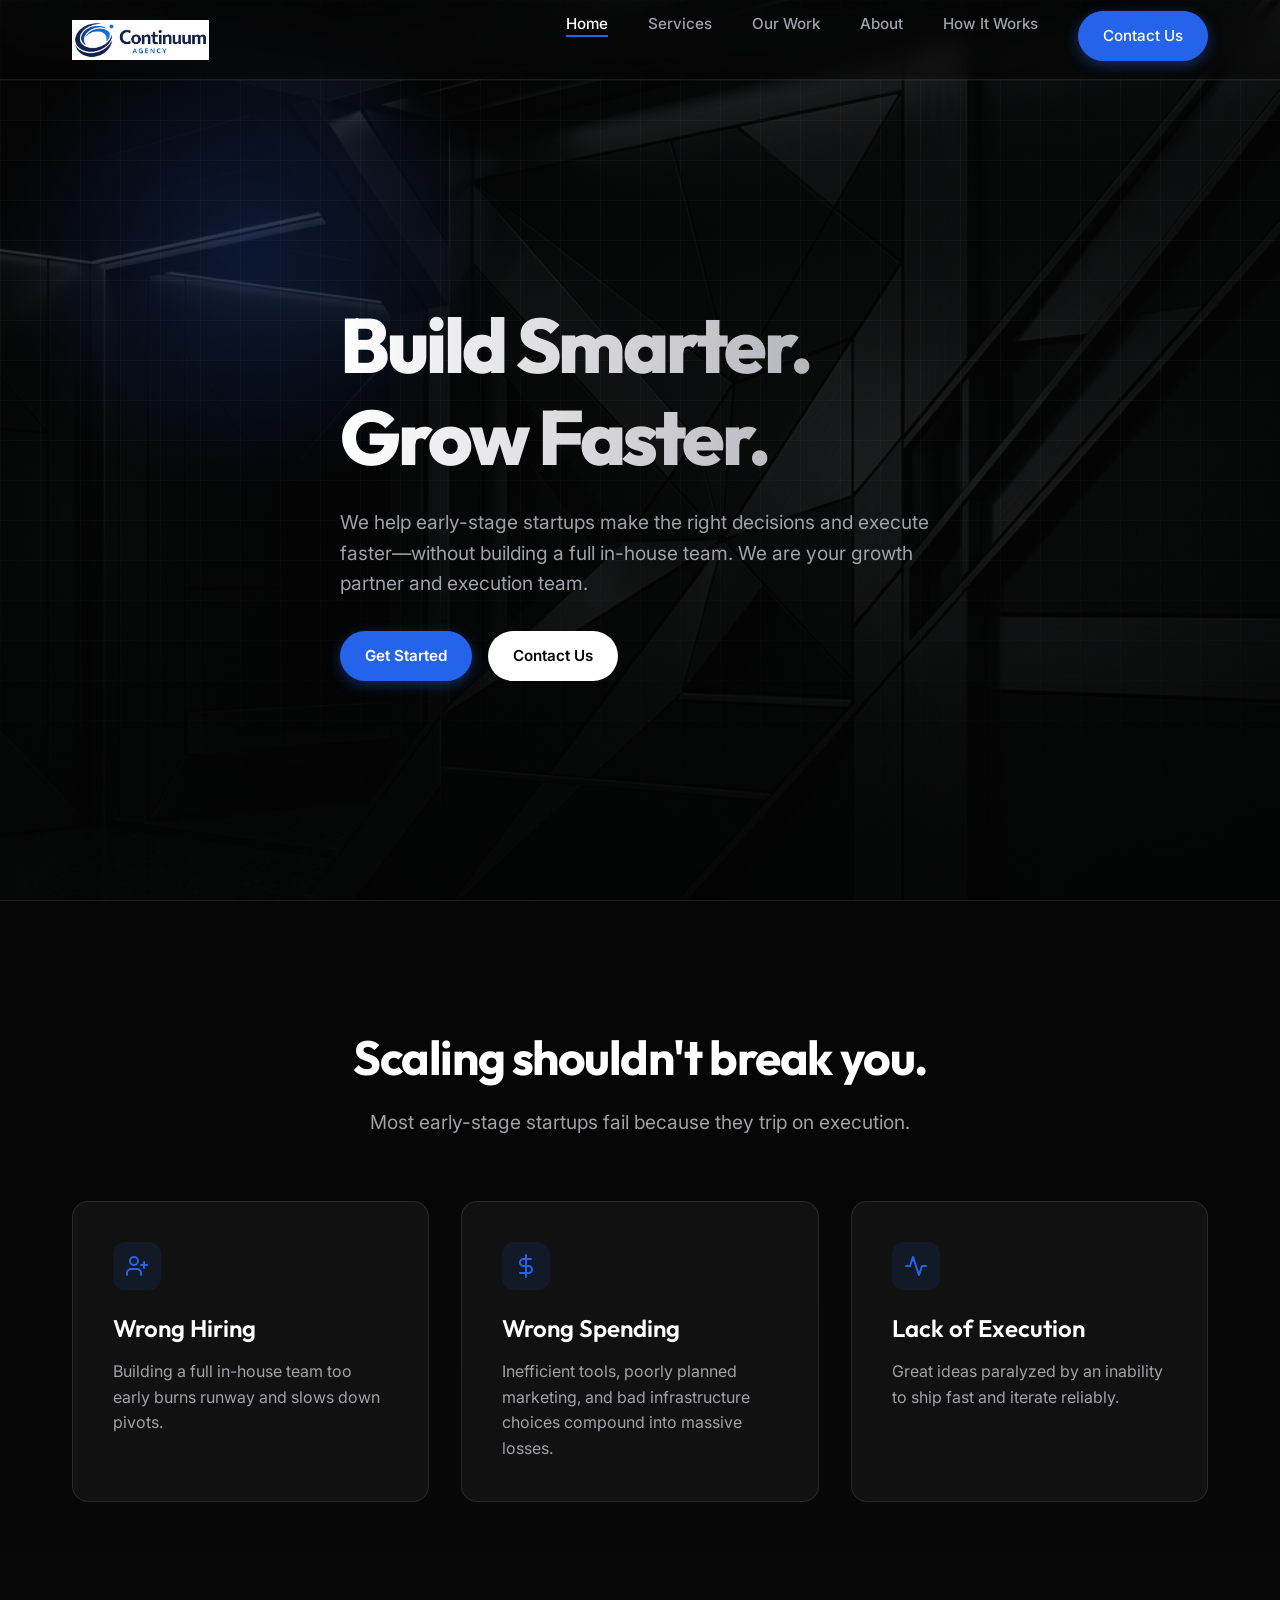
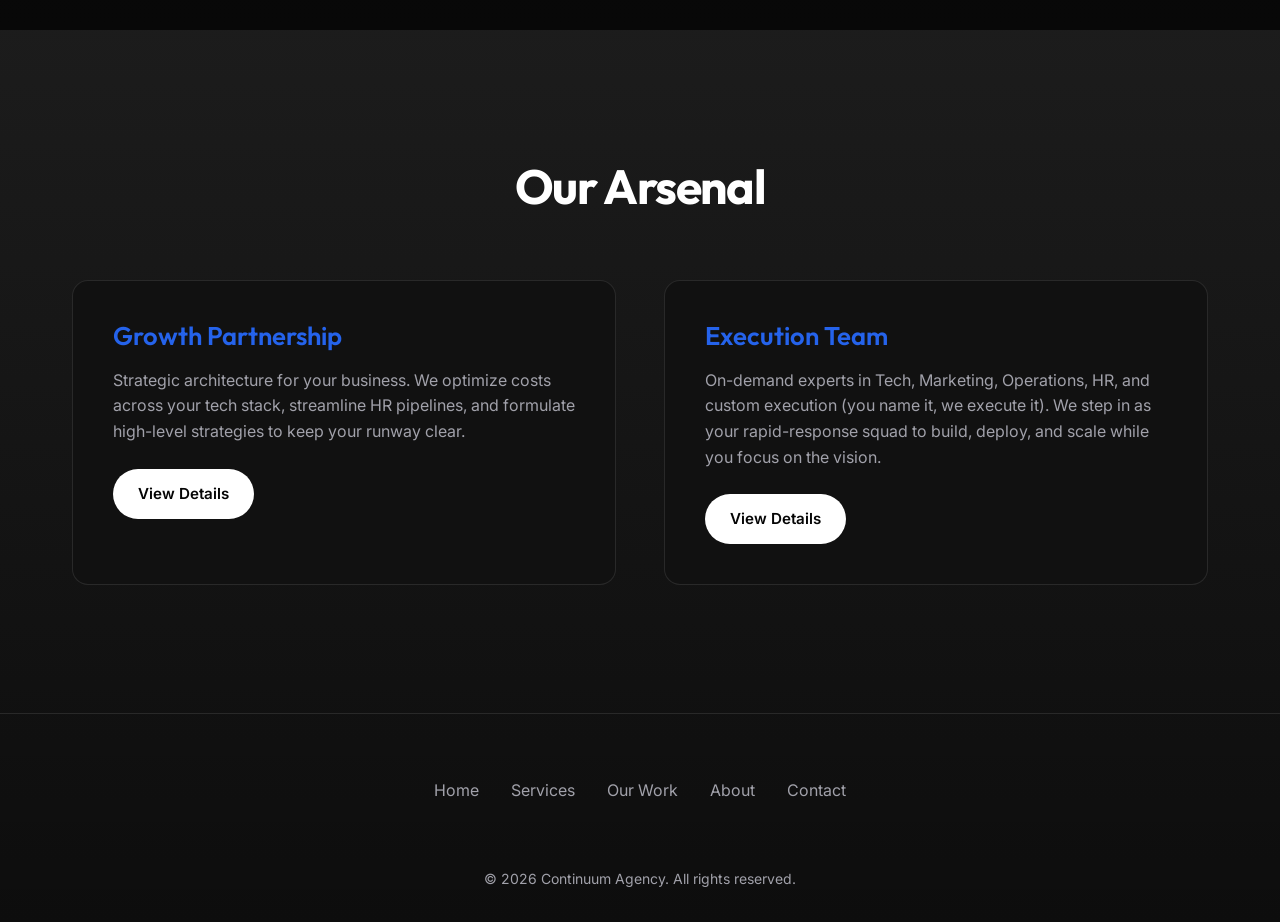
<file: index.html>
<!DOCTYPE html>
<html lang="en">
<head>
    <meta charset="UTF-8">
    <meta name="viewport" content="width=device-width, initial-scale=1.0">
    <title>Continuum Agency | Startup Growth Partner</title>
    <meta name="description" content="Continuum Agency is a startup growth partner and execution team. We help early-stage startups make the right decisions and execute faster—without building a full in-house team.">
    <link rel="stylesheet" href="./style.css?v=2026.1">
</head>
<body style="background: linear-gradient(to bottom, rgba(5,5,5,0.8), rgba(0,0,0,0.95)), url('dark_premium_bg.png') no-repeat center center fixed; background-size: cover;">
    <div class="bg-grid"></div>
    <div class="glow-orb"></div>

    <!-- Navigation -->
    <nav class="navbar">
        <div class="nav-container">
            <a href="index.html" class="brand-logo">
                <img src="logo.png" alt="Continuum Agency Logo">
                
            </a>
            <button class="mobile-menu-btn">☰</button>
            <ul class="nav-links">
                <li><a href="index.html" class="active">Home</a></li>
                <li><a href="services.html">Services</a></li>
                <li><a href="our-work.html">Our Work</a></li>
                <li><a href="about.html">About</a></li>
                <li><a href="how-it-works.html">How It Works</a></li>
                <li><a href="contact.html" class="cta-button primary">Contact Us</a></li>
            </ul>
        </div>
    </nav>

    <!-- Hero Section -->
    <section class="hero px-4">
        <div class="container hero-content fade-up">
            <h1 class="heading-xl">Build Smarter.<br>Grow Faster.</h1>
            <p class="subtext">
                We help early-stage startups make the right decisions and execute faster—without building a full in-house team. We are your growth partner and execution team.
            </p>
            <div class="hero-buttons">
                <a href="services.html" class="cta-button primary">Get Started</a>
                <a href="contact.html" class="cta-button">Contact Us</a>
            </div>
        </div>
    </section>

    <!-- Problem Section -->
    <section class="section problem-section">
        <div class="container">
            <div class="text-center fade-up">
                <h2 class="heading-lg">Scaling shouldn't break you.</h2>
                <p class="subtext mx-auto" style="margin: 0 auto;">Most early-stage startups fail because they trip on execution.</p>
            </div>
            
            <div class="grid-3 fade-up delay-1">
                <div class="card">
                    <div class="card-icon">
                        <svg viewBox="0 0 24 24" fill="none" stroke="currentColor" stroke-width="2" stroke-linecap="round" stroke-linejoin="round"><path d="M16 21v-2a4 4 0 0 0-4-4H6a4 4 0 0 0-4 4v2"></path><circle cx="9" cy="7" r="4"></circle><line x1="19" y1="8" x2="19" y2="14"></line><line x1="22" y1="11" x2="16" y2="11"></line></svg>
                    </div>
                    <h3 class="card-title">Wrong Hiring</h3>
                    <p class="card-text">Building a full in-house team too early burns runway and slows down pivots.</p>
                </div>
                <div class="card">
                    <div class="card-icon">
                        <svg viewBox="0 0 24 24" fill="none" stroke="currentColor" stroke-width="2" stroke-linecap="round" stroke-linejoin="round"><line x1="12" y1="1" x2="12" y2="23"></line><path d="M17 5H9.5a3.5 3.5 0 0 0 0 7h5a3.5 3.5 0 0 1 0 7H6"></path></svg>
                    </div>
                    <h3 class="card-title">Wrong Spending</h3>
                    <p class="card-text">Inefficient tools, poorly planned marketing, and bad infrastructure choices compound into massive losses.</p>
                </div>
                <div class="card">
                    <div class="card-icon">
                        <svg viewBox="0 0 24 24" fill="none" stroke="currentColor" stroke-width="2" stroke-linecap="round" stroke-linejoin="round"><polyline points="22 12 18 12 15 21 9 3 6 12 2 12"></polyline></svg>
                    </div>
                    <h3 class="card-title">Lack of Execution</h3>
                    <p class="card-text">Great ideas paralyzed by an inability to ship fast and iterate reliably.</p>
                </div>
            </div>
        </div>
    </section>

    <!-- Services Preview Section -->
    <section class="section">
        <div class="container">
            <div class="text-center fade-up">
                <h2 class="heading-lg">Our Arsenal</h2>
            </div>
            <div class="grid-2 fade-up delay-1">
                <div class="card">
                    <h3 class="heading-md" style="color: var(--accent-primary);">Growth Partnership</h3>
                    <p class="card-text">Strategic architecture for your business. We optimize costs across your tech stack, streamline HR pipelines, and formulate high-level strategies to keep your runway clear.</p>
                    <a href="services.html" class="cta-button" style="margin-top: 1.5rem;">View Details</a>
                </div>
                <div class="card">
                    <h3 class="heading-md" style="color: var(--accent-primary);">Execution Team</h3>
                    <p class="card-text">On-demand experts in Tech, Marketing, Operations, HR, and custom execution (you name it, we execute it). We step in as your rapid-response squad to build, deploy, and scale while you focus on the vision.</p>
                    <a href="services.html" class="cta-button" style="margin-top: 1.5rem;">View Details</a>
                </div>
            </div>
        </div>
    </section>

    <!-- Footer -->
    <footer class="footer">
        <div class="container footer-content">
            <div class="footer-nav">
                <a href="index.html">Home</a>
                <a href="services.html">Services</a>
                <a href="our-work.html">Our Work</a>
                <a href="about.html">About</a>
                <a href="contact.html">Contact</a>
            </div>
            <p class="copyright">© 2026 Continuum Agency. All rights reserved.</p>
        </div>
    </footer>

    <script src="./script.js"></script>
</body>
</html>
</file>
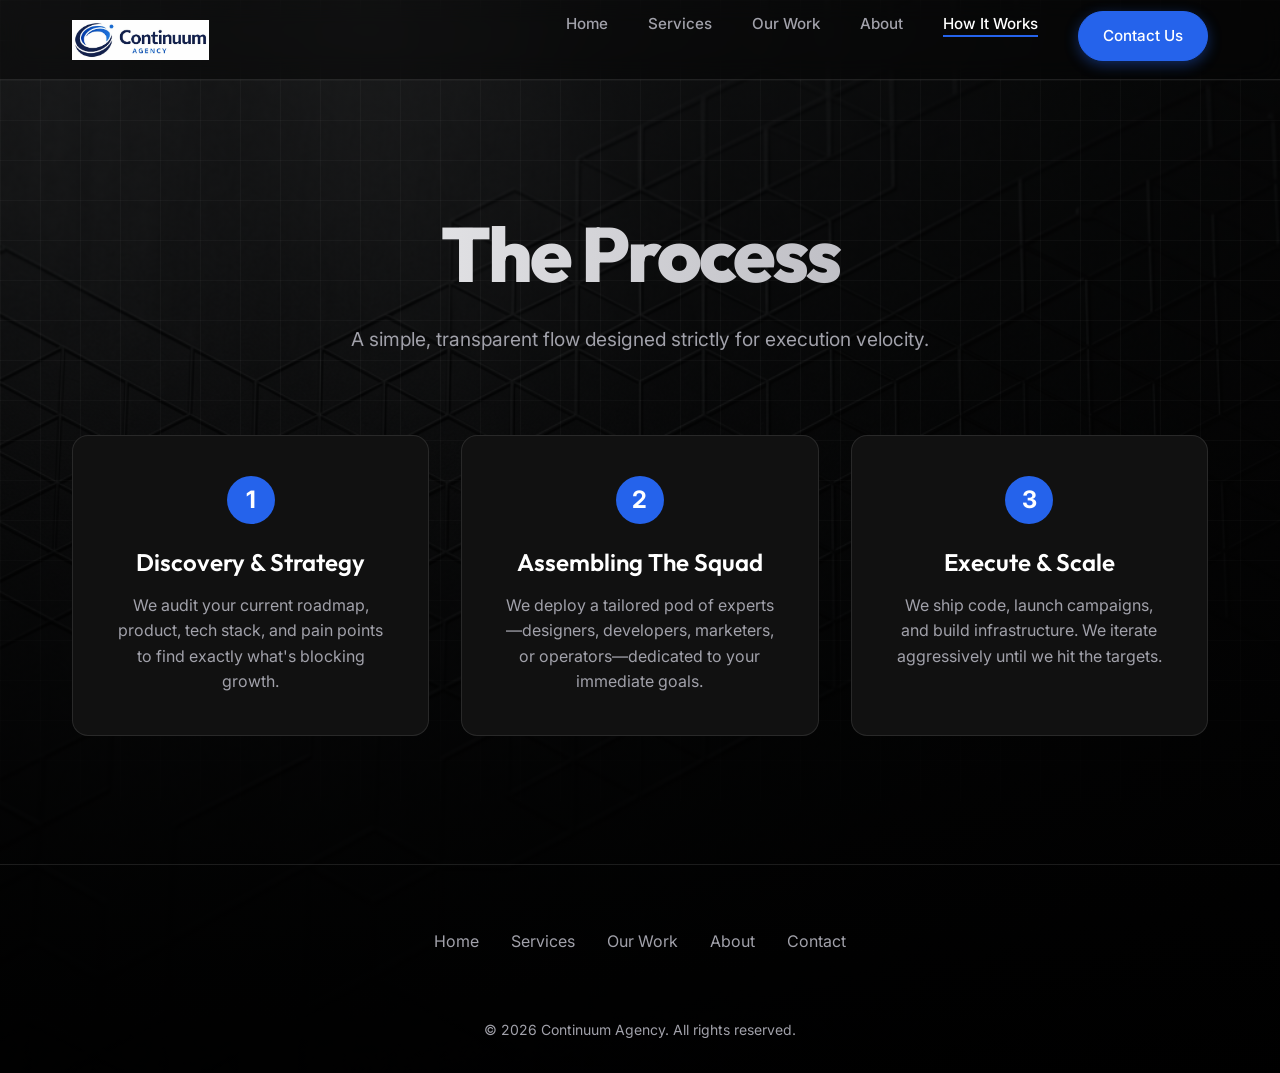
<file: how-it-works.html>
<!DOCTYPE html>
<html lang="en">
<head>
    <meta charset="UTF-8">
    <meta name="viewport" content="width=device-width, initial-scale=1.0">
    <title>How It Works | Continuum Agency</title>
    <link rel="stylesheet" href="./style.css?v=2026.1">
</head>
<body style="background: linear-gradient(to bottom, rgba(5,5,5,0.8), rgba(0,0,0,0.95)), url('bg_how.png') no-repeat center center fixed; background-size: cover;">
    <div class="bg-grid"></div>

    <!-- Navigation -->
    <nav class="navbar">
        <div class="nav-container">
            <a href="index.html" class="brand-logo">
                <img src="logo.png" alt="Continuum Agency Logo">
                
            </a>
            <button class="mobile-menu-btn">☰</button>
            <ul class="nav-links">
                <li><a href="index.html">Home</a></li>
                <li><a href="services.html">Services</a></li>
                <li><a href="our-work.html">Our Work</a></li>
                <li><a href="about.html">About</a></li>
                <li><a href="how-it-works.html" class="active">How It Works</a></li>
                <li><a href="contact.html" class="cta-button primary">Contact Us</a></li>
            </ul>
        </div>
    </nav>

    <div style="padding-top: var(--nav-height);"></div>

    <section class="section">
        <div class="container text-center fade-up">
            <h1 class="heading-xl">The Process</h1>
            <p class="subtext mx-auto" style="margin: 0 auto; max-width: 800px;">
                A simple, transparent flow designed strictly for execution velocity.
            </p>
        </div>

        <div class="container" style="margin-top: 5rem;">
            <div class="grid-3 fade-up delay-1">
                <div class="card" style="text-align: center;">
                    <div class="card-icon mx-auto" style="margin: 0 auto 1.5rem; border-radius: 50%; font-size: 1.5rem; font-weight: bold; background: var(--accent-primary); color: white;">1</div>
                    <h3 class="card-title">Discovery & Strategy</h3>
                    <p class="card-text">We audit your current roadmap, product, tech stack, and pain points to find exactly what's blocking growth.</p>
                </div>
                <div class="card" style="text-align: center;">
                    <div class="card-icon mx-auto" style="margin: 0 auto 1.5rem; border-radius: 50%; font-size: 1.5rem; font-weight: bold; background: var(--accent-primary); color: white;">2</div>
                    <h3 class="card-title">Assembling The Squad</h3>
                    <p class="card-text">We deploy a tailored pod of experts—designers, developers, marketers, or operators—dedicated to your immediate goals.</p>
                </div>
                <div class="card" style="text-align: center;">
                    <div class="card-icon mx-auto" style="margin: 0 auto 1.5rem; border-radius: 50%; font-size: 1.5rem; font-weight: bold; background: var(--accent-primary); color: white;">3</div>
                    <h3 class="card-title">Execute & Scale</h3>
                    <p class="card-text">We ship code, launch campaigns, and build infrastructure. We iterate aggressively until we hit the targets.</p>
                </div>
            </div>
        </div>
    </section>

    <!-- Footer -->
    <footer class="footer" style="margin-top: auto;">
        <div class="container footer-content">
            <div class="footer-nav">
                <a href="index.html">Home</a>
                <a href="services.html">Services</a>
                <a href="our-work.html">Our Work</a>
                <a href="about.html">About</a>
                <a href="contact.html">Contact</a>
            </div>
            <p class="copyright">© 2026 Continuum Agency. All rights reserved.</p>
        </div>
    </footer>

    <script src="./script.js"></script>
</body>
</html>
</file>
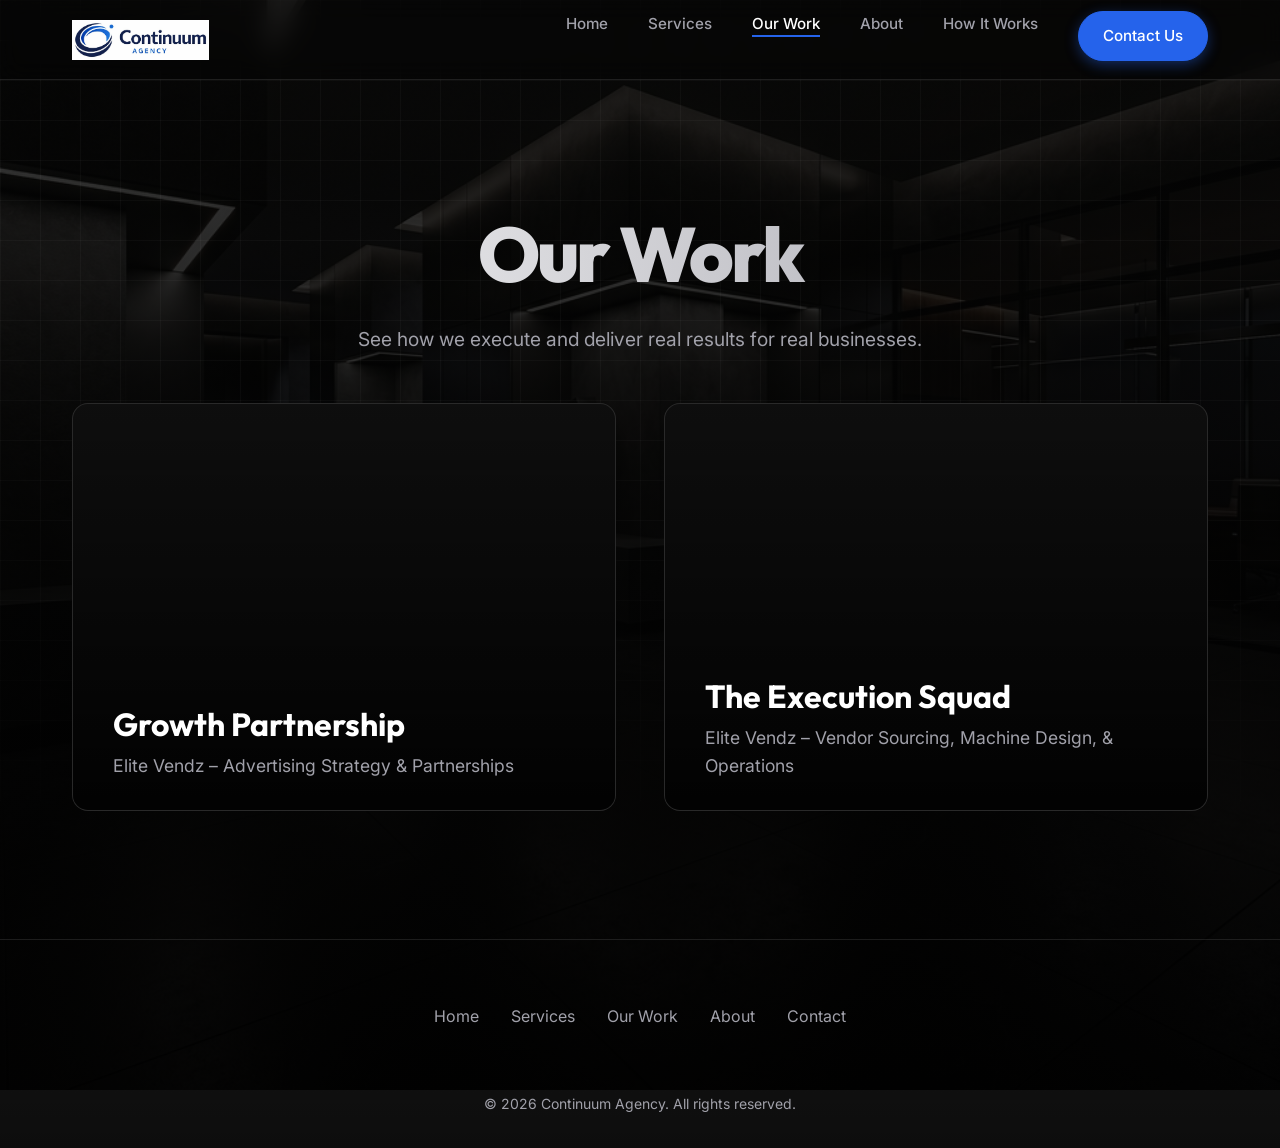
<file: our-work.html>
<!DOCTYPE html>
<html lang="en">
<head>
    <meta charset="UTF-8">
    <meta name="viewport" content="width=device-width, initial-scale=1.0">
    <title>Our Work | Continuum Agency</title>
    <link rel="stylesheet" href="./style.css?v=2026.1">
    <meta name="description" content="Explore our portfolio and see how we've helped startups like Elite Vendz scale through performance marketing and landing pages.">
    <style>
        .work-section {
            margin-bottom: 5rem;
        }
        .service-category-title {
            border-bottom: 2px solid var(--accent-primary);
            display: inline-block;
            padding-bottom: 0.5rem;
            margin-bottom: 2rem;
        }
        .project-card {
            background: var(--bg-card);
            border: 1px solid var(--border-color);
            border-radius: 12px;
            padding: 2rem;
            transition: all 0.3s ease;
            cursor: pointer;
            display: flex;
            flex-direction: column;
            gap: 1.5rem;
            position: relative;
            overflow: hidden;
        }
        .project-card::before {
            content: '';
            position: absolute;
            top: -100%;
            left: -100%;
            width: 300%;
            height: 300%;
            background: radial-gradient(circle, rgba(37,99,235,0.1) 0%, transparent 60%);
            opacity: 0;
            transition: opacity 0.5s ease;
            pointer-events: none;
            z-index: 0;
        }
        .project-card:hover::before {
            opacity: 1;
        }
        .project-card:hover {
            transform: translateY(-8px) scale(1.01);
            border-color: var(--accent-primary);
            box-shadow: 0 20px 40px rgba(37, 99, 235, 0.15);
        }
        .project-card > * {
            position: relative;
            z-index: 1;
        }
        .project-logo-container {
            background: rgba(255, 255, 255, 0.05);
            border-radius: 8px;
            padding: 2rem;
            display: flex;
            align-items: center;
            justify-content: center;
            min-height: 200px;
        }
        .project-logo-container img {
            max-width: 100%;
            height: auto;
            max-height: 150px;
            animation: floatLogo 6s ease-in-out infinite;
        }
        @keyframes floatLogo {
            0% { transform: translateY(0px) rotate(0deg); }
            50% { transform: translateY(-10px) rotate(1deg); }
            100% { transform: translateY(0px) rotate(0deg); }
        }
        .project-details {
            display: none;
            animation: fadeIn 0.3s ease forwards;
        }
        .project-card.active .project-details {
            display: block;
        }
        @keyframes fadeIn {
            from { opacity: 0; transform: translateY(-10px); }
            to { opacity: 1; transform: translateY(0); }
        }
    </style>
</head>
<body style="background: linear-gradient(to bottom, rgba(5,5,5,0.8), rgba(0,0,0,0.95)), url('bg_work.png') no-repeat center center fixed; background-size: cover;">
    <div class="bg-grid"></div>

    <!-- Navigation -->
    <nav class="navbar">
        <div class="nav-container">
            <a href="index.html" class="brand-logo">
                <img src="logo.png" alt="Continuum Agency Logo">
            </a>
            <button class="mobile-menu-btn">☰</button>
            <ul class="nav-links">
                <li><a href="index.html">Home</a></li>
                <li><a href="services.html">Services</a></li>
                <li><a href="our-work.html" class="active">Our Work</a></li>
                <li><a href="about.html">About</a></li>
                <li><a href="how-it-works.html">How It Works</a></li>
                <li><a href="contact.html" class="cta-button primary">Contact Us</a></li>
            </ul>
        </div>
    </nav>

    <div style="padding-top: var(--nav-height);"></div>

    <section class="section">
        <div class="container text-center fade-up">
            <h1 class="heading-xl">Our Work</h1>
            <p class="subtext mx-auto" style="margin: 0 auto;">See how we execute and deliver real results for real businesses.</p>
        </div>

        <div class="container portfolio-grid fade-up delay-1">
            
            <!-- Card 1: Growth Partnership -->
            <a href="growth-partnership.html" class="portfolio-card">
                <div class="pc-bg" style="background-image: url('https://images.unsplash.com/photo-1600880292203-757bb62b4baf?auto=format&fit=crop&q=80&w=1000'); opacity: 0.8;"></div>
                <div class="pc-overlay"></div>
                <div class="pc-content">
                    <h3>Growth Partnership</h3>
                    <p>Elite Vendz – Advertising Strategy & Partnerships</p>
                </div>
            </a>

            <!-- Card 2: The Execution Squad -->
            <a href="execution-squad.html" class="portfolio-card">
                <div class="pc-bg" style="background-image: url('https://images.unsplash.com/photo-1551288049-bebda4e38f71?auto=format&fit=crop&q=80&w=1000'); opacity: 0.8;"></div>
                <div class="pc-overlay"></div>
                <div class="pc-content">
                    <h3>The Execution Squad</h3>
                    <p>Elite Vendz – Vendor Sourcing, Machine Design, & Operations</p>
                </div>
            </a>

        </div>
    </section>

    <!-- Footer -->
    <footer class="footer">
        <div class="container footer-content">
            <div class="footer-nav">
                <a href="index.html">Home</a>
                <a href="services.html">Services</a>
                <a href="our-work.html">Our Work</a>
                <a href="about.html">About</a>
                <a href="contact.html">Contact</a>
            </div>
            <p class="copyright">© 2026 Continuum Agency. All rights reserved.</p>
        </div>
    </footer>

    <script src="./script.js"></script>
</body>
</html>
</file>
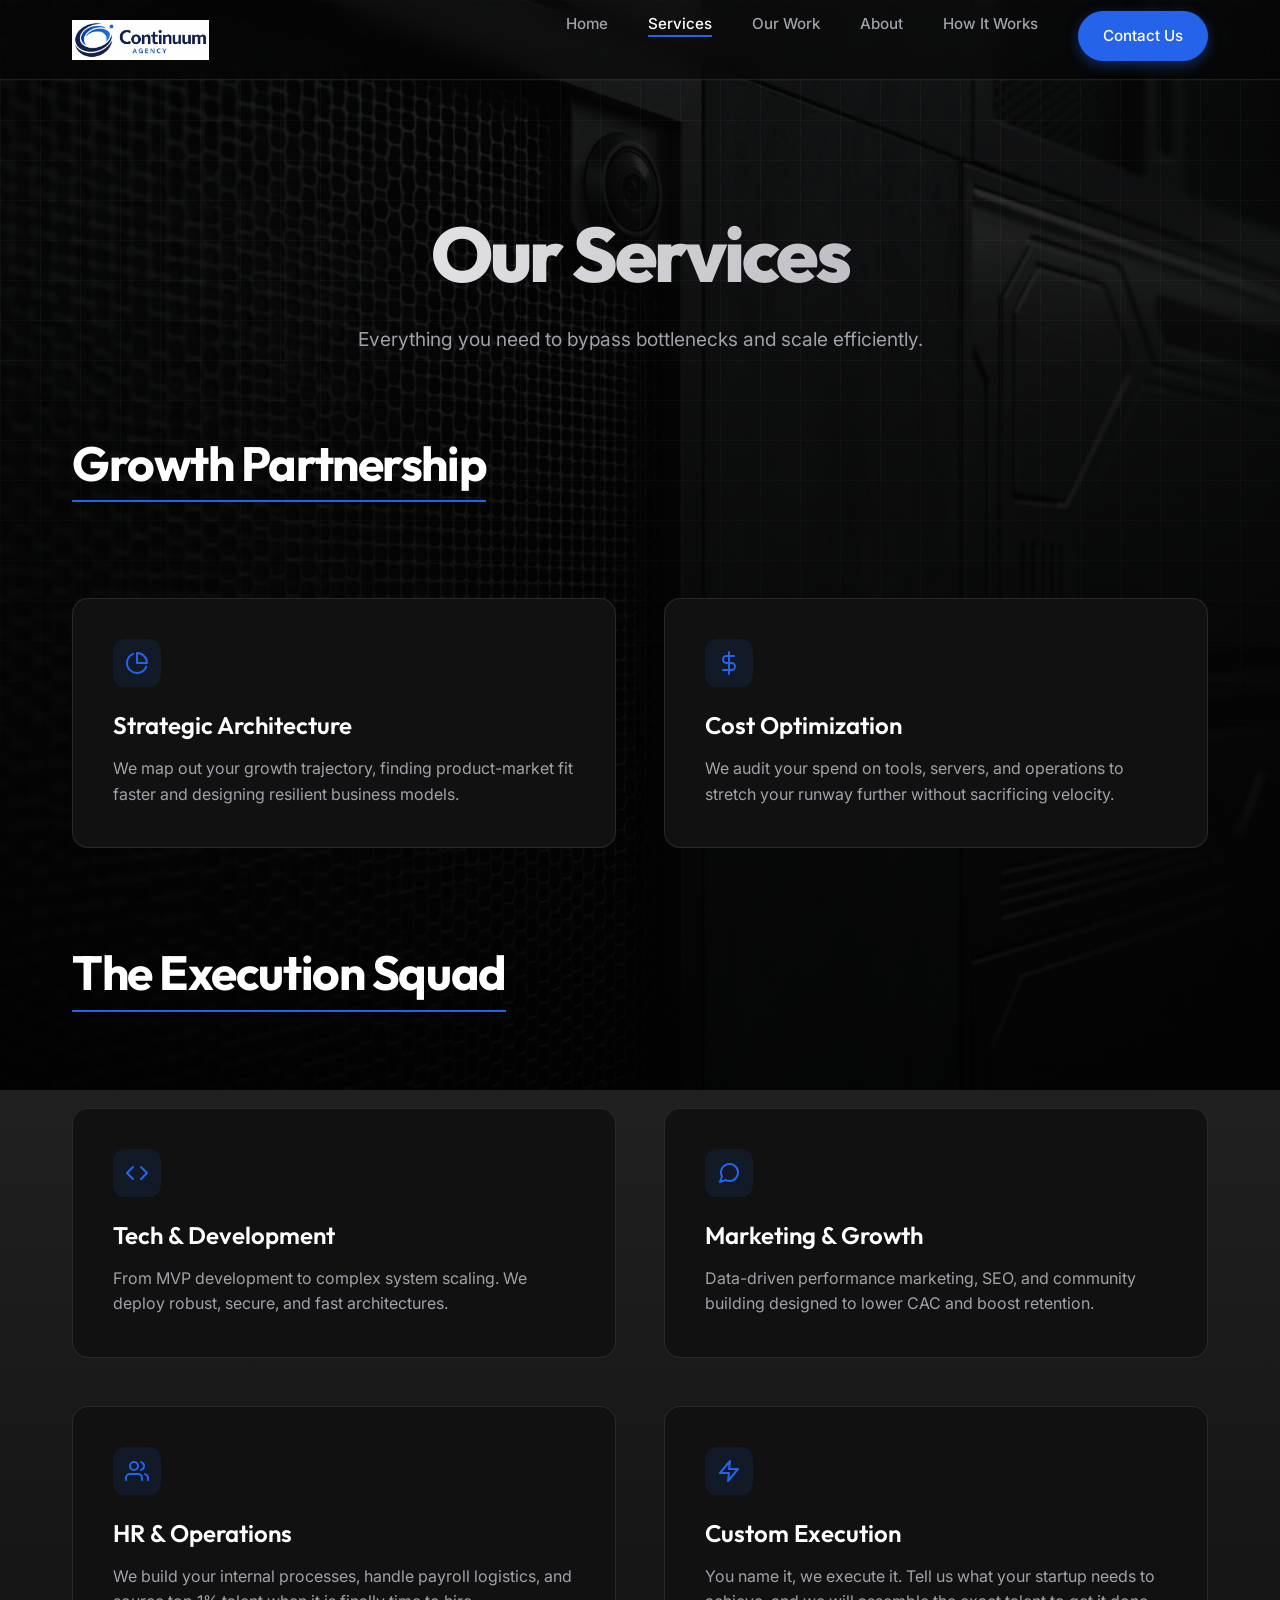
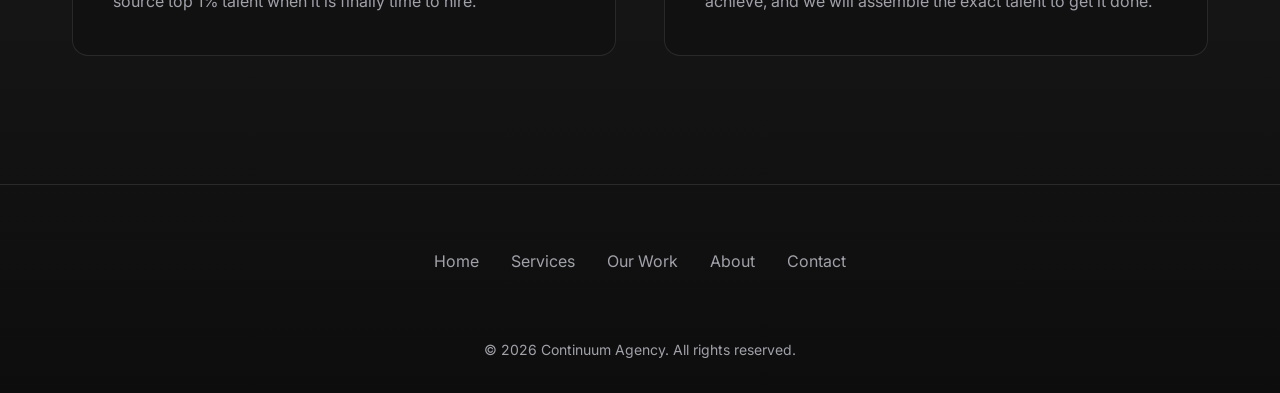
<file: services.html>
<!DOCTYPE html>
<html lang="en">
<head>
    <meta charset="UTF-8">
    <meta name="viewport" content="width=device-width, initial-scale=1.0">
    <title>Services | Continuum Agency</title>
    <link rel="stylesheet" href="./style.css?v=2026.1">
    <meta name="description" content="Discover our growth partnership and execution team services. We provide tech, marketing, HR, and operations execution for growing startups.">
</head>
<body class="page-services">
    <div class="bg-grid"></div>

    <!-- Navigation -->
    <nav class="navbar">
        <div class="nav-container">
            <a href="index.html" class="brand-logo">
                <img src="logo.png" alt="Logo">
                
            </a>
            <button class="mobile-menu-btn">☰</button>
            <ul class="nav-links">
                <li><a href="index.html">Home</a></li>
                <li><a href="services.html" class="active">Services</a></li>
                <li><a href="our-work.html">Our Work</a></li>
                <li><a href="about.html">About</a></li>
                <li><a href="how-it-works.html">How It Works</a></li>
                <li><a href="contact.html" class="cta-button primary">Contact Us</a></li>
            </ul>
        </div>
    </nav>

    <div style="padding-top: var(--nav-height);"></div>

    <section class="section">
        <div class="container text-center fade-up">
            <h1 class="heading-xl">Our Services</h1>
            <p class="subtext mx-auto" style="margin: 0 auto;">Everything you need to bypass bottlenecks and scale efficiently.</p>
        </div>

        <div class="container" style="margin-top: 5rem;">
            <!-- Growth Partnership -->
            <div class="fade-up" style="margin-bottom: 6rem;">
                <h2 class="heading-lg" style="border-bottom: 2px solid var(--accent-primary); display: inline-block; padding-bottom: 0.5rem; margin-bottom: 2rem;">Growth Partnership</h2>
                <div class="grid-2">
                    <div class="card">
                        <div class="card-icon">
                            <svg viewBox="0 0 24 24" fill="none" stroke="currentColor" stroke-width="2" stroke-linecap="round" stroke-linejoin="round"><path d="M21.21 15.89A10 10 0 1 1 8 2.83"></path><path d="M22 12A10 10 0 0 0 12 2v10z"></path></svg>
                        </div>
                        <h3 class="card-title">Strategic Architecture</h3>
                        <p class="card-text">We map out your growth trajectory, finding product-market fit faster and designing resilient business models.</p>
                    </div>
                    <div class="card">
                        <div class="card-icon">
                            <svg viewBox="0 0 24 24" fill="none" stroke="currentColor" stroke-width="2" stroke-linecap="round" stroke-linejoin="round"><line x1="12" y1="1" x2="12" y2="23"></line><path d="M17 5H9.5a3.5 3.5 0 0 0 0 7h5a3.5 3.5 0 0 1 0 7H6"></path></svg>
                        </div>
                        <h3 class="card-title">Cost Optimization</h3>
                        <p class="card-text">We audit your spend on tools, servers, and operations to stretch your runway further without sacrificing velocity.</p>
                    </div>
                </div>
            </div>

            <!-- Execution Team -->
            <div class="fade-up delay-1">
                <h2 class="heading-lg" style="border-bottom: 2px solid var(--accent-primary); display: inline-block; padding-bottom: 0.5rem; margin-bottom: 2rem;">The Execution Squad</h2>
                <div class="grid-2">
                    <div class="card">
                        <div class="card-icon">
                            <svg viewBox="0 0 24 24" fill="none" stroke="currentColor" stroke-width="2" stroke-linecap="round" stroke-linejoin="round"><polyline points="16 18 22 12 16 6"></polyline><polyline points="8 6 2 12 8 18"></polyline></svg>
                        </div>
                        <h3 class="card-title">Tech & Development</h3>
                        <p class="card-text">From MVP development to complex system scaling. We deploy robust, secure, and fast architectures.</p>
                    </div>
                    <div class="card">
                        <div class="card-icon">
                            <svg viewBox="0 0 24 24" fill="none" stroke="currentColor" stroke-width="2" stroke-linecap="round" stroke-linejoin="round"><path d="M21 11.5a8.38 8.38 0 0 1-.9 3.8 8.5 8.5 0 0 1-7.6 4.7 8.38 8.38 0 0 1-3.8-.9L3 21l1.9-5.7a8.38 8.38 0 0 1-.9-3.8 8.5 8.5 0 0 1 4.7-7.6 8.38 8.38 0 0 1 3.8-.9h.5a8.48 8.48 0 0 1 8 8v.5z"></path></svg>
                        </div>
                        <h3 class="card-title">Marketing & Growth</h3>
                        <p class="card-text">Data-driven performance marketing, SEO, and community building designed to lower CAC and boost retention.</p>
                    </div>
                    <div class="card">
                        <div class="card-icon">
                            <svg viewBox="0 0 24 24" fill="none" stroke="currentColor" stroke-width="2" stroke-linecap="round" stroke-linejoin="round"><path d="M17 21v-2a4 4 0 0 0-4-4H5a4 4 0 0 0-4 4v2"></path><circle cx="9" cy="7" r="4"></circle><path d="M23 21v-2a4 4 0 0 0-3-3.87"></path><path d="M16 3.13a4 4 0 0 1 0 7.75"></path></svg>
                        </div>
                        <h3 class="card-title">HR & Operations</h3>
                        <p class="card-text">We build your internal processes, handle payroll logistics, and source top 1% talent when it is finally time to hire.</p>
                    </div>
                    <div class="card">
                        <div class="card-icon">
                            <svg viewBox="0 0 24 24" fill="none" stroke="currentColor" stroke-width="2" stroke-linecap="round" stroke-linejoin="round"><polygon points="13 2 3 14 12 14 11 22 21 10 12 10 13 2"></polygon></svg>
                        </div>
                        <h3 class="card-title">Custom Execution</h3>
                        <p class="card-text">You name it, we execute it. Tell us what your startup needs to achieve, and we will assemble the exact talent to get it done.</p>
                    </div>
                </div>
            </div>
        </div>
    </section>

    <!-- Footer -->
    <footer class="footer">
        <div class="container footer-content">
            <div class="footer-nav">
                <a href="index.html">Home</a>
                <a href="services.html">Services</a>
                <a href="our-work.html">Our Work</a>
                <a href="about.html">About</a>
                <a href="contact.html">Contact</a>
            </div>
            <p class="copyright">© 2026 Continuum Agency. All rights reserved.</p>
        </div>
    </footer>

    <script src="./script.js"></script>
</body>
</html>
</file>
<file: style.css>
@import url('https://fonts.googleapis.com/css2?family=Inter:wght@300;400;500;600&family=Outfit:wght@400;600;700;800&display=swap');

:root {
  /* Colors */
  --bg-main: #050505;
  --bg-card: #111111;
  --bg-card-hover: #1A1A1A;
  --text-primary: #FFFFFF;
  --text-secondary: #A1A1AA;
  --accent-primary: #2563EB;
  --accent-glow: rgba(37, 99, 235, 0.4);
  --border-color: rgba(255, 255, 255, 0.1);
  --gradient-text: linear-gradient(90deg, #FFFFFF 0%, #A1A1AA 100%);
  --link-hover: #60A5FA;
  
  /* Layout */
  --max-width: 1200px;
  --nav-height: 80px;

  /* Typography */
  --font-heading: 'Outfit', sans-serif;
  --font-body: 'Inter', sans-serif;
}

* {
  margin: 0;
  padding: 0;
  box-sizing: border-box;
}

html {
  scroll-behavior: smooth;
}

body {
  background-color: var(--bg-main);
  color: var(--text-primary);
  font-family: var(--font-body);
  line-height: 1.6;
  -webkit-font-smoothing: antialiased;
  overflow-x: hidden;
}

.page-services {
  background: linear-gradient(to bottom, rgba(5,5,5,0.8) 0%, rgba(0,0,0,0.95) 100%), url('bg_services.png?v=4') no-repeat center center fixed !important;
  background-size: cover !important;
}

.page-contact {
  background: linear-gradient(to bottom, rgba(5,5,5,0.8) 0%, rgba(0,0,0,0.95) 100%), url('bg_contact.png?v=4') no-repeat center center fixed !important;
  background-size: cover !important;
}

/* ========================================================================= */
/* GLASmorphism Navigation */
/* ========================================================================= */
.navbar {
  position: fixed;
  top: 0;
  left: 0;
  width: 100%;
  height: var(--nav-height);
  background: rgba(5, 5, 5, 0.7);
  backdrop-filter: blur(12px);
  -webkit-backdrop-filter: blur(12px);
  border-bottom: 1px solid var(--border-color);
  z-index: 1000;
  transition: all 0.3s ease;
}

.nav-container {
  max-width: var(--max-width);
  margin: 0 auto;
  padding: 0 2rem;
  height: 100%;
  display: flex;
  justify-content: space-between;
  align-items: center;
}

.brand-logo {
  display: flex;
  align-items: center;
  text-decoration: none;
  gap: 1rem;
}

.brand-logo img {
  height: 40px;
  width: auto;
  transition: transform 0.3s ease;
}

.brand-logo:hover img {
  transform: scale(1.05);
}

.brand-name {
  font-family: var(--font-heading);
  font-weight: 700;
  font-size: 1.25rem;
  color: var(--text-primary);
  letter-spacing: -0.02em;
}

.nav-links {
  display: flex;
  gap: 2.5rem;
  list-style: none;
}

.nav-links a {
  text-decoration: none;
  color: var(--text-secondary);
  font-size: 0.95rem;
  font-weight: 500;
  transition: color 0.3s ease;
  position: relative;
}

.nav-links a:hover,
.nav-links a.active {
  color: var(--text-primary);
}

.nav-links a::after {
  content: '';
  position: absolute;
  width: 0;
  height: 2px;
  bottom: -4px;
  left: 0;
  background-color: var(--accent-primary);
  transition: width 0.3s ease;
}

.nav-links a:hover::after,
.nav-links a.active::after {
  width: 100%;
}

.cta-button {
  background-color: var(--text-primary);
  color: var(--bg-main);
  padding: 0.75rem 1.5rem;
  border-radius: 50px;
  font-weight: 600;
  font-size: 0.95rem;
  text-decoration: none;
  transition: all 0.3s ease;
  display: inline-block;
  border: 1px solid transparent;
}

.cta-button:hover {
  background-color: transparent;
  color: var(--text-primary);
  border-color: var(--text-primary);
}

.cta-button.primary {
  background-color: var(--accent-primary);
  color: white;
  border-color: var(--accent-primary);
  box-shadow: 0 4px 14px var(--accent-glow);
  position: relative;
  overflow: hidden;
}

.cta-button.primary::before {
  content: '';
  position: absolute;
  top: 0;
  left: -100%;
  width: 100%;
  height: 100%;
  background: linear-gradient(90deg, transparent, rgba(255,255,255,0.2), transparent);
  animation: buttonShine 4s infinite;
}

@keyframes buttonShine {
  0% { left: -100%; }
  20%, 100% { left: 100%; }
}

.cta-button.primary:hover {
  background-color: transparent;
  box-shadow: none;
}

.mobile-menu-btn {
  display: none;
  background: none;
  border: none;
  color: var(--text-primary);
  font-size: 1.5rem;
  cursor: pointer;
}

/* ========================================================================= */
/* Typography & Utilities */
/* ========================================================================= */
h1, h2, h3, h4, h5, h6 {
  font-family: var(--font-heading);
  line-height: 1.2;
}

.heading-xl {
  font-size: clamp(3rem, 6vw, 5rem);
  font-weight: 800;
  letter-spacing: -0.04em;
  background: var(--gradient-text);
  -webkit-background-clip: text;
  -webkit-text-fill-color: transparent;
  margin-bottom: 1.5rem;
}

.heading-lg {
  font-size: clamp(2rem, 4vw, 3rem);
  font-weight: 700;
  letter-spacing: -0.03em;
  margin-bottom: 1.25rem;
}

.heading-md {
  font-size: clamp(1.5rem, 2vw, 2rem);
  font-weight: 600;
  margin-bottom: 1rem;
}

.subtext {
  font-size: clamp(1.125rem, 1.5vw, 1.25rem);
  color: var(--text-secondary);
  max-width: 600px;
  margin-bottom: 2rem;
}

.container {
  max-width: var(--max-width);
  margin: 0 auto;
  padding: 0 2rem;
}

.section {
  padding: 8rem 0;
  position: relative;
}

.text-center {
  text-align: center;
}

/* ========================================================================= */
/* Background Effects */
/* ========================================================================= */
.bg-grid {
  position: absolute;
  top: 0;
  left: 0;
  width: 100%;
  height: 100%;
  background-image: 
    linear-gradient(to right, rgba(255,255,255,0.03) 1px, transparent 1px),
    linear-gradient(to bottom, rgba(255,255,255,0.03) 1px, transparent 1px);
  background-size: 40px 40px;
  z-index: -1;
  pointer-events: none;
  mask-image: linear-gradient(to bottom, black 40%, transparent 100%);
  -webkit-mask-image: linear-gradient(to bottom, black 40%, transparent 100%);
  animation: panGrid 15s linear infinite;
}

@keyframes panGrid {
  0% { background-position: 0 0; }
  100% { background-position: 40px 40px; }
}

.glow-orb {
  position: absolute;
  width: 500px;
  height: 500px;
  background: radial-gradient(circle, var(--accent-glow) 0%, transparent 70%);
  border-radius: 50%;
  z-index: -1;
  pointer-events: none;
  opacity: 0.5;
  animation: pulseOrb 8s ease-in-out infinite alternate;
}

@keyframes pulseOrb {
  0% { transform: scale(1) translate(0, 0); opacity: 0.3; }
  100% { transform: scale(1.2) translate(5%, 5%); opacity: 0.6; }
}

/* ========================================================================= */
/* Hero Section */
/* ========================================================================= */
.hero {
  min-height: 100vh;
  display: flex;
  align-items: center;
  padding-top: var(--nav-height);
  position: relative;
  overflow: hidden;
}

.hero-content {
  max-width: 800px;
  position: relative;
  z-index: 1;
}

.hero-buttons {
  display: flex;
  gap: 1rem;
}

/* ========================================================================= */
/* Components (Cards, etc) */
/* ========================================================================= */
.grid-3 {
  display: grid;
  grid-template-columns: repeat(auto-fit, minmax(300px, 1fr));
  gap: 2rem;
  margin-top: 4rem;
}

.grid-2 {
  display: grid;
  grid-template-columns: repeat(auto-fit, minmax(400px, 1fr));
  gap: 3rem;
  margin-top: 4rem;
}

.card {
  background: var(--bg-card);
  border: 1px solid var(--border-color);
  border-radius: 16px;
  padding: 2.5rem;
  transition: all 0.4s cubic-bezier(0.16, 1, 0.3, 1);
  position: relative;
  overflow: hidden;
}

.card::before {
  content: '';
  position: absolute;
  top: 0;
  left: 0;
  width: 100%;
  height: 2px;
  background: linear-gradient(90deg, transparent, var(--accent-primary), transparent);
  opacity: 0;
  transition: opacity 0.4s ease;
}

.card:hover {
  transform: translateY(-8px);
  background: var(--bg-card-hover);
  border-color: rgba(255, 255, 255, 0.2);
  box-shadow: 0 20px 40px rgba(0,0,0,0.4);
}

.card:hover::before {
  opacity: 1;
}

.card-icon {
  width: 48px;
  height: 48px;
  background: rgba(37, 99, 235, 0.1);
  border-radius: 12px;
  display: flex;
  align-items: center;
  justify-content: center;
  margin-bottom: 1.5rem;
  color: var(--accent-primary);
}

.card-icon svg {
  width: 24px;
  height: 24px;
}

.card-title {
  font-family: var(--font-heading);
  font-size: 1.5rem;
  font-weight: 600;
  margin-bottom: 1rem;
}

.card-text {
  color: var(--text-secondary);
}

/* ========================================================================= */
/* Problem Section */
/* ========================================================================= */
.problem-section {
  background: linear-gradient(to bottom, var(--bg-main), #080808);
  border-top: 1px solid var(--border-color);
}

.problem-list {
  display: flex;
  flex-direction: column;
  gap: 1.5rem;
  margin-top: 2rem;
}

.problem-item {
  display: flex;
  align-items: center;
  gap: 1rem;
  font-size: 1.125rem;
  color: #ff4d4d;
}

.problem-item svg {
  flex-shrink: 0;
}

/* ========================================================================= */
/* Contact Form Section */
/* ========================================================================= */
.contact-box {
  background: var(--bg-card);
  border: 1px solid var(--border-color);
  border-radius: 24px;
  padding: 4rem;
  max-width: 800px;
  margin: 0 auto;
}

.contact-info {
  display: flex;
  flex-wrap: wrap;
  gap: 3rem;
  margin-bottom: 3rem;
  padding-bottom: 3rem;
  border-bottom: 1px solid var(--border-color);
}

.info-item {
  display: flex;
  align-items: center;
  gap: 1rem;
}

.info-item span {
  font-size: 1.125rem;
  font-weight: 500;
}

.form-group {
  margin-bottom: 1.5rem;
}

.form-label {
  display: block;
  margin-bottom: 0.5rem;
  font-weight: 500;
  color: var(--text-secondary);
}

.form-input {
  width: 100%;
  background: rgba(255, 255, 255, 0.05);
  border: 1px solid var(--border-color);
  padding: 1rem 1.25rem;
  border-radius: 8px;
  color: var(--text-primary);
  font-family: var(--font-body);
  font-size: 1rem;
  transition: all 0.3s ease;
}

.form-input:focus {
  outline: none;
  border-color: var(--accent-primary);
  background: rgba(255, 255, 255, 0.08);
}

textarea.form-input {
  min-height: 150px;
  resize: vertical;
}

/* ========================================================================= */
/* Footer */
/* ========================================================================= */
.footer {
  border-top: 1px solid var(--border-color);
  padding: 4rem 0 2rem;
  text-align: center;
}

.footer-content {
  display: flex;
  flex-direction: column;
  align-items: center;
  gap: 2rem;
}

.footer-logo {
  height: 30px;
  opacity: 0.7;
}

.footer-nav {
  display: flex;
  gap: 2rem;
}

.footer-nav a {
  color: var(--text-secondary);
  text-decoration: none;
  transition: color 0.3s ease;
}

.footer-nav a:hover {
  color: var(--text-primary);
}

.copyright {
  color: var(--text-secondary);
  font-size: 0.875rem;
  margin-top: 2rem;
}

/* ========================================================================= */
/* Animations Classes */
/* ========================================================================= */
.fade-up {
  opacity: 0;
  transform: translateY(30px);
  transition: opacity 0.8s cubic-bezier(0.16, 1, 0.3, 1), transform 0.8s cubic-bezier(0.16, 1, 0.3, 1);
}

.fade-up.visible {
  opacity: 1;
  transform: translateY(0);
}

.delay-1 { transition-delay: 0.1s; }
.delay-2 { transition-delay: 0.2s; }
.delay-3 { transition-delay: 0.3s; }

/* ========================================================================= */
/* Portfolio Grid (Our Work) */
/* ========================================================================= */
.portfolio-grid {
  display: grid;
  grid-template-columns: repeat(auto-fit, minmax(400px, 1fr));
  gap: 3rem;
  margin-top: 3rem;
}

.portfolio-card {
  position: relative;
  display: block;
  text-decoration: none;
  border-radius: 16px;
  overflow: hidden;
  aspect-ratio: 4 / 3;
  background: var(--bg-card);
  border: 1px solid var(--border-color);
  transition: all 0.5s cubic-bezier(0.16, 1, 0.3, 1);
  cursor: pointer;
}

.portfolio-card .pc-bg {
  position: absolute;
  top: 0;
  left: 0;
  width: 100%;
  height: 100%;
  background-size: cover;
  background-position: center;
  transition: transform 0.6s ease;
  z-index: 1;
}

.portfolio-card .pc-overlay {
  position: absolute;
  top: 0;
  left: 0;
  width: 100%;
  height: 100%;
  background: linear-gradient(to top, rgba(0,0,0,0.9) 0%, rgba(0,0,0,0.2) 100%);
  z-index: 2;
  transition: background 0.4s ease;
}

.portfolio-card .pc-content {
  position: absolute;
  bottom: 0;
  left: 0;
  padding: 2.5rem;
  z-index: 3;
  width: 100%;
  transform: translateY(10px);
  transition: transform 0.4s ease;
}

.portfolio-card h3 {
  font-family: var(--font-heading);
  font-size: 2rem;
  color: var(--text-primary);
  margin-bottom: 0.5rem;
}

.portfolio-card p {
  color: var(--text-secondary);
  font-size: 1.1rem;
}

/* Hover effects */
.portfolio-card:hover {
  transform: translateY(-8px);
  border-color: var(--accent-primary);
  box-shadow: 0 20px 40px rgba(37, 99, 235, 0.2);
}

.portfolio-card:hover .pc-bg {
  transform: scale(1.05);
}

.portfolio-card:hover .pc-overlay {
  background: linear-gradient(to top, rgba(0,0,0,0.95) 0%, rgba(0,0,0,0.4) 100%);
}

.portfolio-card:hover .pc-content {
  transform: translateY(0);
}

/* ========================================================================= */
/* Case Study Page */
/* ========================================================================= */
.case-study-hero {
  padding-top: 6rem;
  padding-bottom: 4rem;
}

.case-study-logo-wrapper {
  background: rgba(255, 255, 255, 0.03);
  border: 1px solid var(--border-color);
  padding: 2rem;
  border-radius: 20px;
  display: inline-block;
  margin-bottom: 2rem;
}

.cs-logo {
  max-width: 250px;
  height: auto;
}

.cs-info-card {
  background: var(--bg-card);
  border: 1px solid var(--border-color);
  border-radius: 16px;
  padding: 3rem;
  height: 100%;
}

.cs-text {
  color: var(--text-secondary);
  font-size: 1.15rem;
  line-height: 1.8;
}

.cs-services-grid {
  display: grid;
  grid-template-columns: repeat(auto-fit, minmax(280px, 1fr));
  gap: 1.5rem;
}

.cs-service-box {
  background: rgba(255,255,255,0.02);
  border: 1px solid var(--border-color);
  border-radius: 12px;
  padding: 2rem;
  text-align: center;
  transition: all 0.3s ease;
}

.cs-service-box:hover {
  border-color: var(--accent-primary);
  background: rgba(37, 99, 235, 0.05);
  transform: translateY(-5px);
}

.cs-service-box .box-icon {
  font-size: 2.5rem;
  margin-bottom: 1rem;
}

.cs-service-box h3 {
  font-size: 1.25rem;
  font-weight: 600;
}

.cs-impact-box {
  background: linear-gradient(145deg, rgba(37, 99, 235, 0.1) 0%, rgba(0,0,0,0) 100%);
  border: 1px solid var(--accent-primary);
  border-radius: 24px;
  padding: 4rem 2rem;
  margin-top: 2rem;
}

.impact-stats {
  display: flex;
  justify-content: center;
  gap: 4rem;
  flex-wrap: wrap;
  margin-top: 3rem;
}

.impact-stat {
  display: flex;
  flex-direction: column;
  align-items: center;
  max-width: 200px;
}

.impact-stat .stat-icon {
  font-size: 2.5rem;
  margin-bottom: 1rem;
}

.impact-stat p {
  font-size: 1.1rem;
  font-weight: 500;
}

.pt-0 {
  padding-top: 0 !important;
}

.mt-5 {
  margin-top: 3rem !important;
}

/* ========================================================================= */
/* Custom Cursor, Animations, and Shimmer Effects */
/* ========================================================================= */

/* ========================================================================= */
/* Glow Tracking Cards */
/* ========================================================================= */
.card, .portfolio-card, .cs-service-box, .cs-info-card {
    position: relative;
    overflow: hidden;
}

.card::after, .portfolio-card::after, .cs-service-box::after, .cs-info-card::after {
    content: "";
    height: 100%;
    width: 100%;
    position: absolute;
    top: 0;
    left: 0;
    background: radial-gradient(
        600px circle at var(--mouse-x, 50%) var(--mouse-y, 50%), 
        rgba(37, 99, 235, 0.08), 
        transparent 40%
    );
    z-index: 10;
    opacity: 0;
    transition: opacity 0.3s ease;
    pointer-events: none;
}

.card:hover::after, .portfolio-card:hover::after, .cs-service-box:hover::after, .cs-info-card:hover::after {
    opacity: 1;
}

/* Button Advanced Hover */
.cta-button.primary {
    position: relative;
    overflow: hidden;
    transition: transform 0.3s cubic-bezier(0.175, 0.885, 0.32, 1.275), box-shadow 0.3s ease;
}

.cta-button.primary:hover {
    transform: scale(1.05);
}

/* ========================================================================= */
/* Responsive */
/* ========================================================================= */
@media (max-width: 992px) {
  .hero-content {
    text-align: center;
    margin: 0 auto;
  }
  .hero-buttons {
    justify-content: center;
  }
  .glow-orb {
    left: 50%;
    transform: translateX(-50%);
  }
}

@media (max-width: 768px) {
  .nav-links {
    position: fixed;
    top: var(--nav-height);
    left: 0;
    width: 100%;
    background: var(--bg-card);
    flex-direction: column;
    align-items: center;
    padding: 2rem 0;
    gap: 1.5rem;
    transform: translateY(-150%);
    transition: transform 0.4s ease;
    border-bottom: 1px solid var(--border-color);
  }

  .nav-links.nav-active {
    transform: translateY(0);
  }

  .mobile-menu-btn {
    display: block;
  }

  .contact-box {
    padding: 2rem;
  }
  
  .contact-info {
    flex-direction: column;
    gap: 1.5rem;
  }
}
</file>
